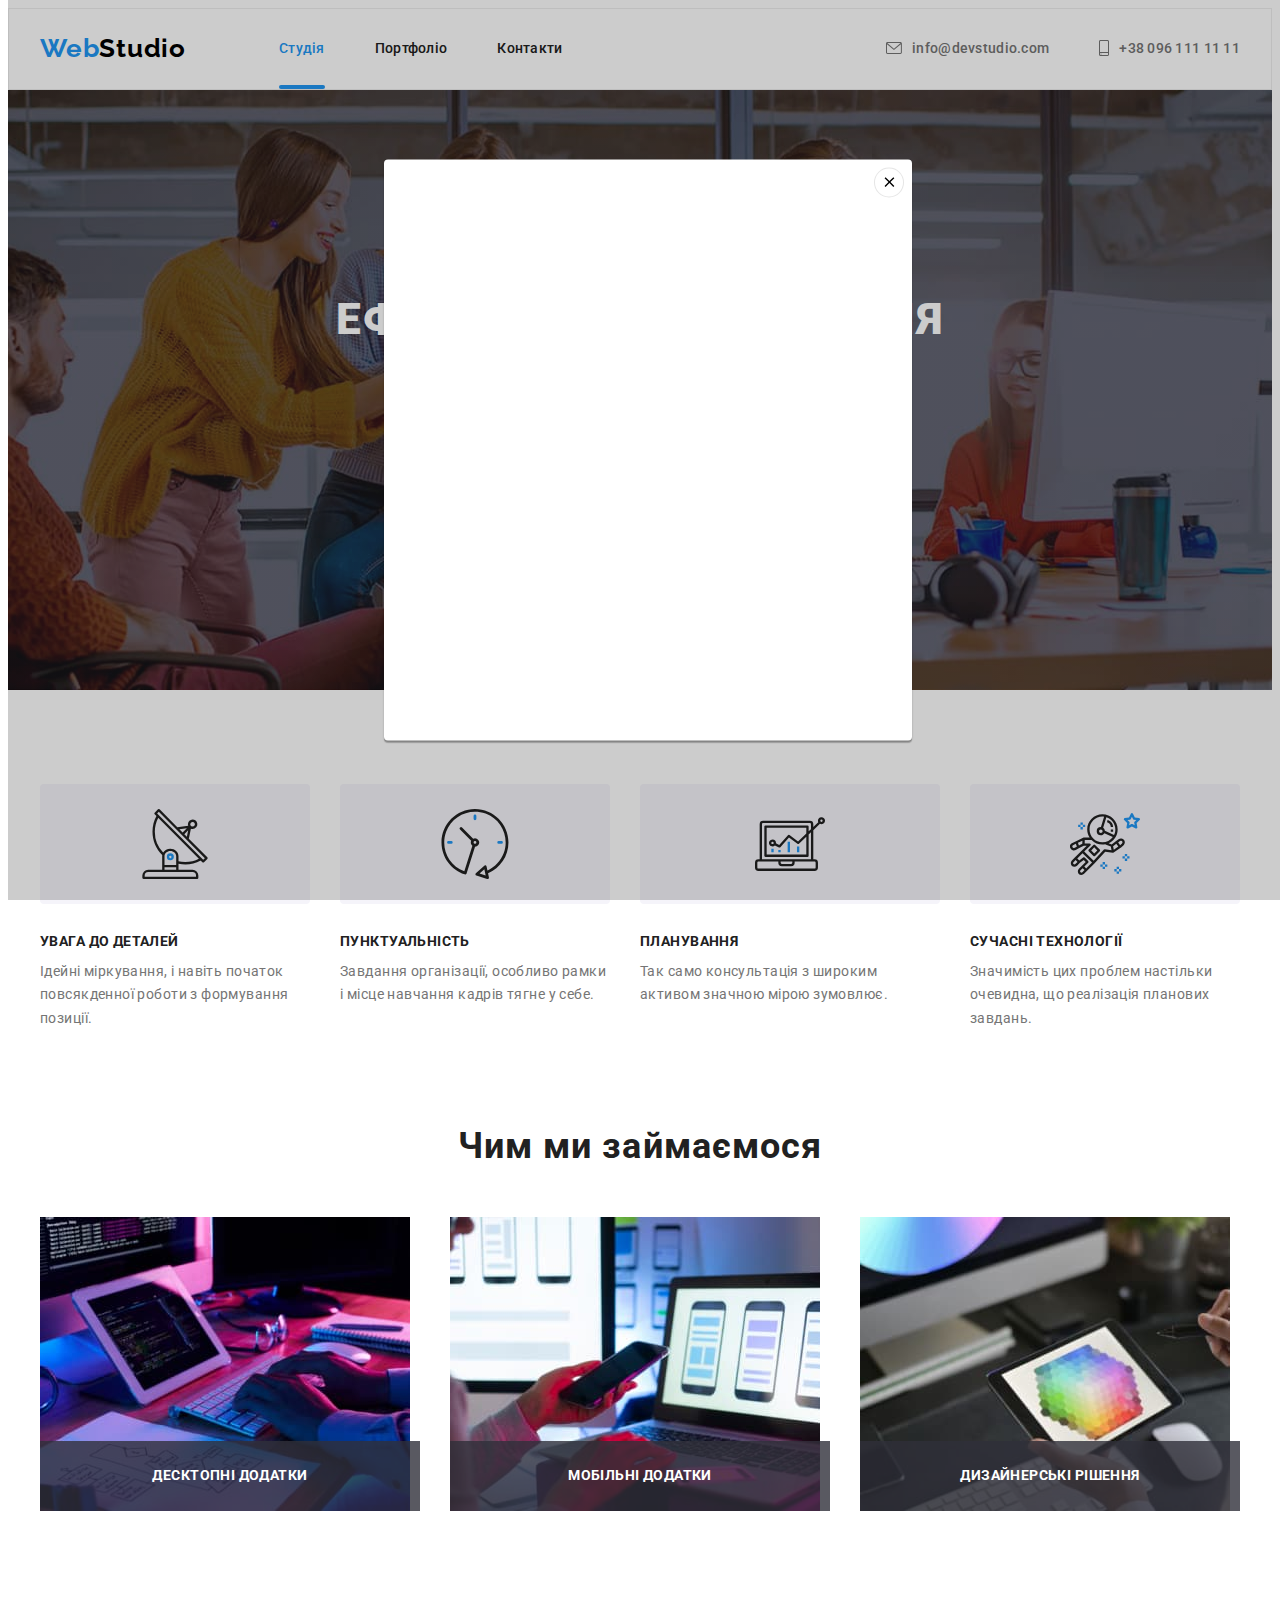
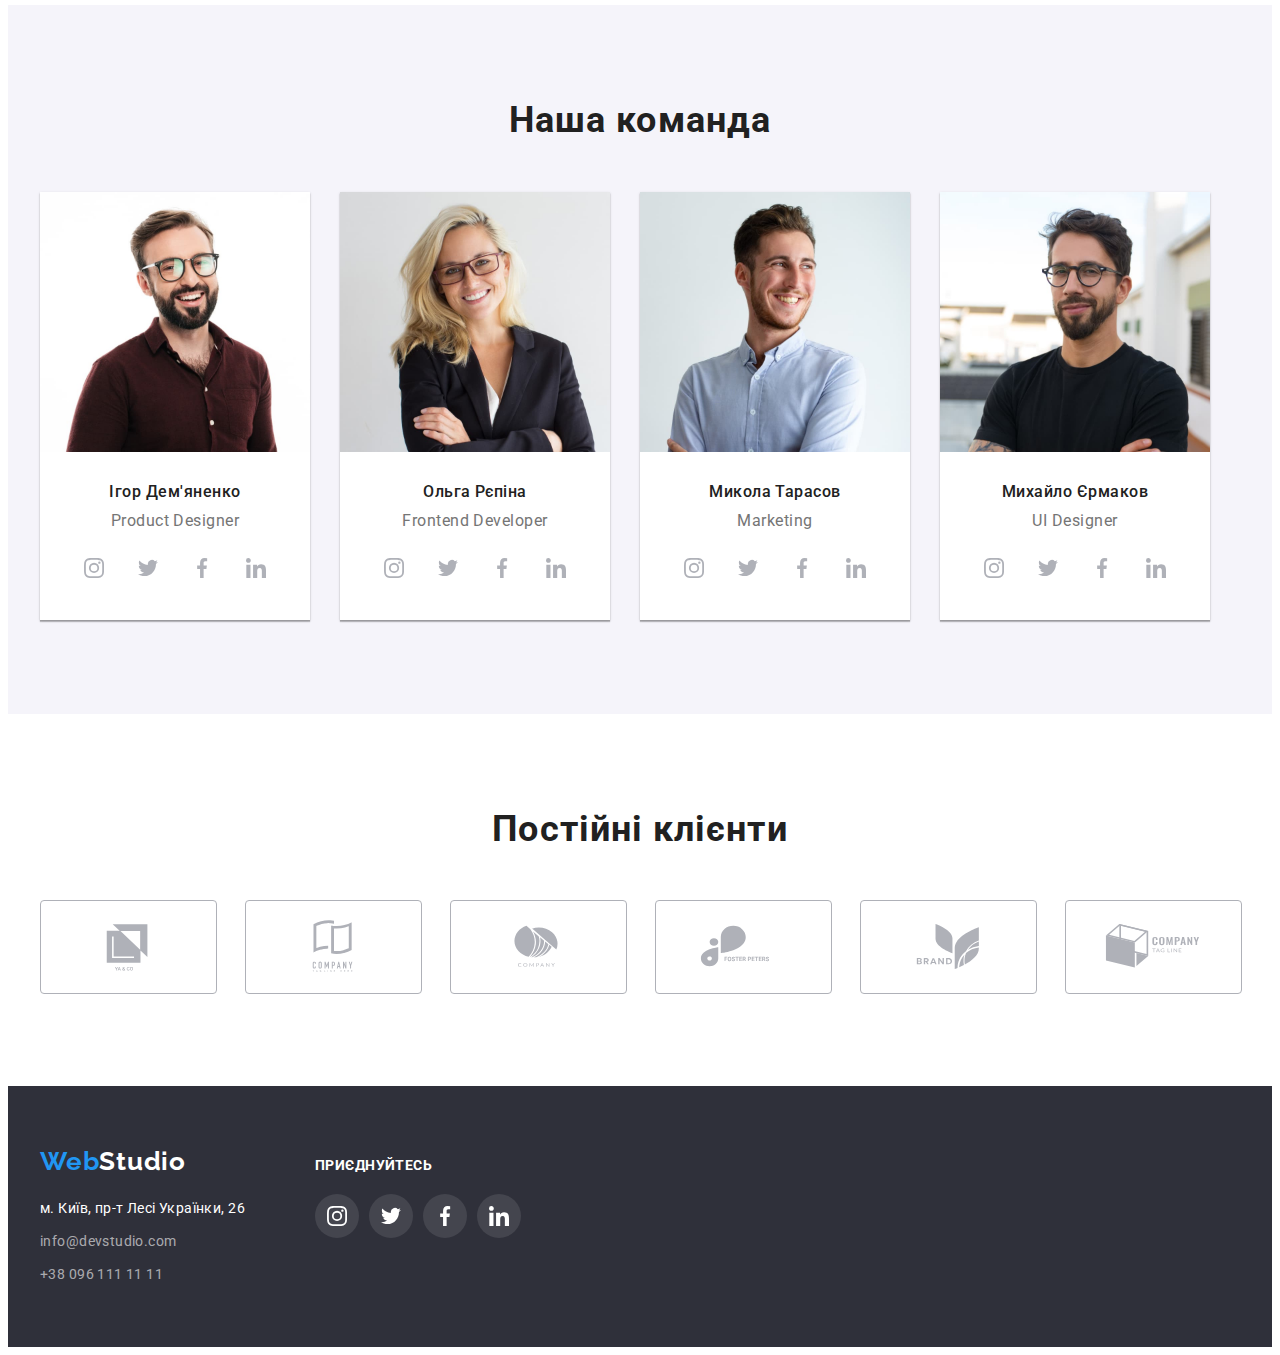
<file: index.html>
<!DOCTYPE html>
<html lang="uk">
  <head>
    <meta charset="UTF-8" />
    <meta http-equiv="X-UA-Compatible" content="IE=edge" />
    <meta name="viewport" content="width=device-width, initial-scale=1.0" />
    <title>Веб студія</title>
    <link rel="preconnect" href="https://fonts.googleapis.com" />
    <link rel="preconnect" href="https://fonts.gstatic.com" crossorigin />
    <link
      href="https://fonts.googleapis.com/css2?family=Raleway:wght@700&family=Roboto:wght@400;500;700;900&display=swap"
      rel="stylesheet"
    />
    <link
      rel="stylesheet"
      href="https://cdnjs.cloudflare.com/ajax/libs/modern-normalize/1.1.0/modern-normalize.min.css"
      integrity="sha512-wpPYUAdjBVSE4KJnH1VR1HeZfpl1ub8YT/NKx4PuQ5NmX2tKuGu6U/JRp5y+Y8XG2tV+wKQpNHVUX03MfMFn9Q=="
      crossorigin="anonymous"
      referrerpolicy="no-referrer"
    />
    <link rel="stylesheet" href="./css/styles.css" />
  </head>
  <body>
    <header class="header">
      <div class="container header-nav-list">
        <nav class="header-nav">
          <a href="./index.html" class="logo link"
            >Web<span class="header-logo">Studio</span>
          </a>
          <ul class="site-nav list">
            <li><a href="./index.html" class="link current">Студія</a></li>
            <li><a href="./portfolio.html" class="link">Портфоліо</a></li>
            <li><a href="#" class="link">Контакти</a></li>
          </ul>
        </nav>
        <ul class="site-nav list">
          <li>
            <a href="mailto:info@devstudio.com" class="link contact"
              ><svg class="nav-icon" width="16" height="12">
                <use href="./imges/icons.svg#icon-envelope"></use>
              </svg> info@devstudio.com</a
            >
          </li>
          <li>
            <a href="tel:+380961111111" class="link contact"
              ><svg class="nav-icon" width="10" height="16">
                <use href="./imges/icons.svg#icon-smartphone"></use>
              </svg> +38 096 111 11 11</a
            >
          </li>
        </ul>
      </div>
    </header>
    <main>
      <section class="hero">
        <div class="container">
          <h1 class="hero-title">Ефективні рішення для вашого бізнесу</h1>
          <button type="button" class="button" data-modal-open>Замовити послугу</button>
        </div>
      </section>
      <section class="section">
        <div class="container">
          <h2 class="visually-hidden">Наші переваги</h2>
          <ul class="list features">
            <li class="feature">
              <div class="feature-icons">
              <svg width="70" height="70">
                <use href="./imges/icons.svg#icon-antenna"></use>
              </svg>
              </div>
              <h3 class="title">Увага до деталей</h3>
              <p class="text">
                Ідейні міркування, і навіть початок повсякденної роботи з
                формування позиції.
              </p>
            </li>
            <li class="feature">
              <div class="feature-icons">
              <svg width="70" height="70">
                <use href="./imges/icons.svg#icon-clock"></use>
              </svg>
              </div>
              <h3 class="title">Пунктуальність</h3>
              <p class="text">
                Завдання організації, особливо рамки і місце навчання кадрів
                тягне у себе.
              </p>
            </li class="feature">
            <li>
              <div class="feature-icons">
              <svg width="70" height="70">
                <use href="./imges/icons.svg#icon-diagram"></use>
              </svg>
              </div>
              <h3 class="title">Планування</h3>
              <p class="text">
                Так само консультація з широким активом значною мірою зумовлює.
              </p>
            </li>
            <li class="feature">
              <div class="feature-icons">
              <svg width="70" height="70">
                <use href="./imges/icons.svg#icon-astronaut"></use>
              </svg>
              </div>
              <h3 class="title">Сучасні технології</h3>
              <p class="text">
                Значимість цих проблем настільки очевидна, що реалізація
                планових завдань.
              </p>
            </li>
          </ul>
        </div>
      </section>
      <section class="section section-activity">
        <div class="container">
          <h2 class="section-title">Чим ми займаємося</h2>
          <ul class="list activity">
            <li class="activity-item">
              <img
                src="./imges/about/about-img-1.jpg"
                alt="Людина друкує на клавіатурі"
                width="370"
              />
              <h3 class="activity-title">Десктопні додатки</h3>
            </li>
            <li class="activity-item">
              <img
                src="./imges/about/about-img-2.jpg"
                alt="Людина працює на комп`ютері"
                width="370"
              />
              <h3 class="activity-title">Мобільні додатки</h3>
            </li>
            <li class="activity-item">
              <img
                src="./imges/about/about-img-3.jpg"
                alt="Кольорова палітра на екрані планшета"
                width="370"
              />
              <h3 class="activity-title">Дизайнерські рішення</h3>
            </li>
          </ul>
        </div>
      </section>

      <!-- Team -->

      <section class="section team">
        <div class="container">
          <h2 class="section-title">Наша команда</h2>
          <ul class="list team-card">
            <li class="card-team">
              <img
                src="./imges/team/Ігор_Дем'яненко.jpg"
                alt="Ігор Дем'яненко"
                width="270"
              />
              <div class="team-about">
                <h3 class="name">Ігор Дем'яненко</h3>
                <p lang="en" class="job">Product Designer</p>
                <ul class="team-soc-list list">
                  <li class="team-soc-item"><a href="" target="_blank" rel="noopener noreferrer nofollow" class="team-soc-link link">
                    <svg class="team-soc-icon" width="20" height="20">
                      <use href="./imges/icons.svg#icon-instagram"></use>
                    </svg>
                  </a></li>
                  <li class="team-soc-item"><a href="" target="_blank" rel="noopener noreferrer nofollow" class="team-soc-link link">
                    <svg class="team-soc-icon" width="20" height="20">
                      <use href="./imges/icons.svg#icon-twitter"></use>
                    </svg>
                  </a></li>
                  <li class="team-soc-item"><a href="" target="_blank" rel="noopener noreferrer nofollow" class="team-soc-link link">
                    <svg class="team-soc-icon" width="20" height="20">
                      <use href="./imges/icons.svg#icon-facebook"></use>
                    </svg>
                  </a></li>
                  <li class="team-soc-item"><a href="" target="_blank" rel="noopener noreferrer nofollow" class="team-soc-link link">
                    <svg class="team-soc-icon" width="20" height="20">
                      <use href="./imges/icons.svg#icon-linkedin"></use>
                    </svg>
                  </a></li>
                </ul>
              </div>
            </li>
            <li class="card-team">
              <img
                src="./imges/team/Ольга_Рєпіна.jpg"
                alt="Ольга Рєпіна"
                width="270"
              />
              <div class="team-about">
                <h3 class="name">Ольга Рєпіна</h3>
                <p lang="en" class="job">Frontend Developer</p>
                <ul class="team-soc-list list">
                  <li class="team-soc-item"><a href="" target="_blank" rel="noopener noreferrer nofollow" class="team-soc-link link">
                    <svg class="team-soc-icon" width="20" height="20">
                      <use href="./imges/icons.svg#icon-instagram"></use>
                    </svg>
                  </a></li>
                  <li class="team-soc-item"><a href="" target="_blank" rel="noopener noreferrer nofollow" class="team-soc-link link">
                    <svg class="team-soc-icon" width="20" height="20">
                      <use href="./imges/icons.svg#icon-twitter"></use>
                    </svg>
                  </a></li>
                  <li class="team-soc-item"><a href="" target="_blank" rel="noopener noreferrer nofollow" class="team-soc-link link">
                    <svg class="team-soc-icon" width="20" height="20">
                      <use href="./imges/icons.svg#icon-facebook"></use>
                    </svg>
                  </a></li>
                  <li class="team-soc-item"><a href="" target="_blank" rel="noopener noreferrer nofollow" class="team-soc-link link">
                    <svg class="team-soc-icon" width="20" height="20">
                      <use href="./imges/icons.svg#icon-linkedin"></use>
                    </svg>
                  </a></li>
                </ul>
              </div>
            </li>
            <li class="card-team">
              <img
                src="./imges/team/Микола_Тарасов.jpg"
                alt="Микола Тарасов"
                width="270"
              />
              <div class="team-about">
                <h3 class="name">Микола Тарасов</h3>
                <p lang="en" class="job">Marketing</p>
                <ul class="team-soc-list list">
                  <li class="team-soc-item"><a href="" target="_blank" rel="noopener noreferrer nofollow" class="team-soc-link link">
                    <svg class="team-soc-icon" width="20" height="20">
                      <use href="./imges/icons.svg#icon-instagram"></use>
                    </svg>
                  </a></li>
                  <li class="team-soc-item"><a href="" target="_blank" rel="noopener noreferrer nofollow" class="team-soc-link link">
                    <svg class="team-soc-icon" width="20" height="20">
                      <use href="./imges/icons.svg#icon-twitter"></use>
                    </svg>
                  </a></li>
                  <li class="team-soc-item"><a href="" target="_blank" rel="noopener noreferrer nofollow" class="team-soc-link link">
                    <svg class="team-soc-icon" width="20" height="20">
                      <use href="./imges/icons.svg#icon-facebook"></use>
                    </svg>
                  </a></li>
                  <li class="team-soc-item"><a href="" target="_blank" rel="noopener noreferrer nofollow" class="team-soc-link link">
                    <svg class="team-soc-icon" width="20" height="20">
                      <use href="./imges/icons.svg#icon-linkedin"></use>
                    </svg>
                  </a></li>
                </ul>
              </div>
            </li>
            <li class="card-team">
              <img
                src="./imges/team/Михайло_Єрмаков.jpg"
                alt="Михайло Єрмаков"
                width="270"
              />
              <div class="team-about">
                <h3 class="name">Михайло Єрмаков</h3>
                <p lang="en" class="job">UI Designer</p>
                <ul class="team-soc-list list">
                  <li class="team-soc-item"><a href="" target="_blank" rel="noopener noreferrer nofollow" class="team-soc-link link">
                    <svg class="team-soc-icon" width="20" height="20">
                      <use href="./imges/icons.svg#icon-instagram"></use>
                    </svg>
                  </a></li>
                  <li class="team-soc-item"><a href="" target="_blank" rel="noopener noreferrer nofollow" class="team-soc-link link">
                    <svg class="team-soc-icon" width="20" height="20">
                      <use href="./imges/icons.svg#icon-twitter"></use>
                    </svg>
                  </a></li>
                  <li class="team-soc-item"><a href="" target="_blank" rel="noopener noreferrer nofollow" class="team-soc-link link">
                    <svg class="team-soc-icon" width="20" height="20">
                      <use href="./imges/icons.svg#icon-facebook"></use>
                    </svg>
                  </a></li>
                  <li class="team-soc-item"><a href="" target="_blank" rel="noopener noreferrer nofollow" class="team-soc-link link">
                    <svg class="team-soc-icon" width="20" height="20">
                      <use href="./imges/icons.svg#icon-linkedin"></use>
                    </svg>
                  </a></li>
                </ul>
              </div>
            </li>
          </ul>
        </div>
      </section>

      <!-- Clients -->

      <section class="section clients">
        <div class="container">
          <h2 class="section-title">Постійні клієнти</h2>
          <ul class="client-list list">
            <li class="client-item"><a href="" target="_blank" rel="noopener noreferrer nofollow" class="client-link link">
              <svg class="client-icon" width="106" height="60">
                <use href="./imges/icons.svg#icon-Logo_ya_co"></use>
              </svg>
            </a></li>
            <li class="client-item"><a href="" target="_blank" rel="noopener noreferrer nofollow" class="client-link link"> <svg class="client-icon" width="106" height="60">
                <use href="./imges/icons.svg#icon-Logo_tagline"></use>
              </svg></a></li>
            <li class="client-item"><a href="" target="_blank" rel="noopener noreferrer nofollow" class="client-link link"> <svg class="client-icon" width="106" height="60">
                <use href="./imges/icons.svg#icon-Logo_company"></use>
              </svg></a></li>
            <li class="client-item"><a href="" target="_blank" rel="noopener noreferrer nofollow" class="client-link link"> <svg class="client-icon" width="106" height="60">
                <use href="./imges/icons.svg#icon-Logo_foster"></use>
              </svg></a></li>
            <li class="client-item"><a href="" target="_blank" rel="noopener noreferrer nofollow" class="client-link link"> <svg class="client-icon" width="106" height="60">
                <use href="./imges/icons.svg#icon-Logo_brand"></use>
              </svg></a></li>
            <li class="client-item"><a href="" target="_blank" rel="noopener noreferrer nofollow" class="client-link link"> <svg class="client-icon" width="106" height="60">
                <use href="./imges/icons.svg#icon-Logo_tag"></use>
              </svg></a></li>
          </ul>

        </div>
      </section>
    </main>
    <footer class="footer">
      <div class="container">
        <div class="footer-wrap">
          <div class="left-colmn-footer">
        <a href="./index.html" class="logo link"
          >Web<span class="footer-logo">Studio</span>
        </a>
        <address class="address">
          <ul class="list">
            <li class="list-item">
              <a
                href="https://goo.gl/maps/w4y6q6hP8srMPXTD6"
                target="_blank"
                rel="noopener noreferrer nofollow"
                class="location"
                >м. Київ, пр-т Лесі Українки, 26</a
              >
            </li>
            <li class="list-item">
              <a href="mailto:info@devstudio.com" class="link"
                >info@devstudio.com</a
              >
            </li>
            <li class="list-item">
              <a href="tel:+380961111111" class="link">+38 096 111 11 11</a>
            </li>
          </ul>
        </address>
        </div>
                <div class="right-column-footer">
                  
          <h3 class="footer-title">приєднуйтесь</h3>
          <ul class="footer-soc-list list">
            <li class="footer-soc-item"><a href="" target="_blank" rel="noopener noreferrer nofollow" class="footer-soc-link link"><svg class="footer-soc-icon" width="20" height="20">
                      <use href="./imges/icons.svg#icon-instagram"></use>
                    </svg></a></li>
            <li class="footer-soc-item"><a href="" target="_blank" rel="noopener noreferrer nofollow" class="footer-soc-link link"><svg class="footer-soc-icon" width="20" height="20">
                      <use href="./imges/icons.svg#icon-twitter"></use>
                    </svg></a></li>
            <li class="footer-soc-item"><a href="" target="_blank" rel="noopener noreferrer nofollow" class="footer-soc-link link"><svg class="footer-soc-icon" width="20" height="20">
                      <use href="./imges/icons.svg#icon-facebook"></use>
                    </svg></a></li>
            <li class="footer-soc-item"><a href="" target="_blank" rel="noopener noreferrer nofollow" class="footer-soc-link link"><svg class="footer-soc-icon" width="20" height="20">
                      <use href="./imges/icons.svg#icon-linkedin"></use>
                    </svg></a></li>
          </ul>
        </div>
        </div>
      </div>
    </footer>
   <div class="backdrop" data-modal>
    <div class="modal">
     <button type="button" class="modal-close" data-modal-close> <svg class="modal-close-icon" width="18" height="18">
      <use href="./imges/icons.svg#icon-close-black"></use>
     </svg>

     </button> 
    </div>
   </div>
<script src="./js/modal.js"></script>
  </body>
</html>
</file>
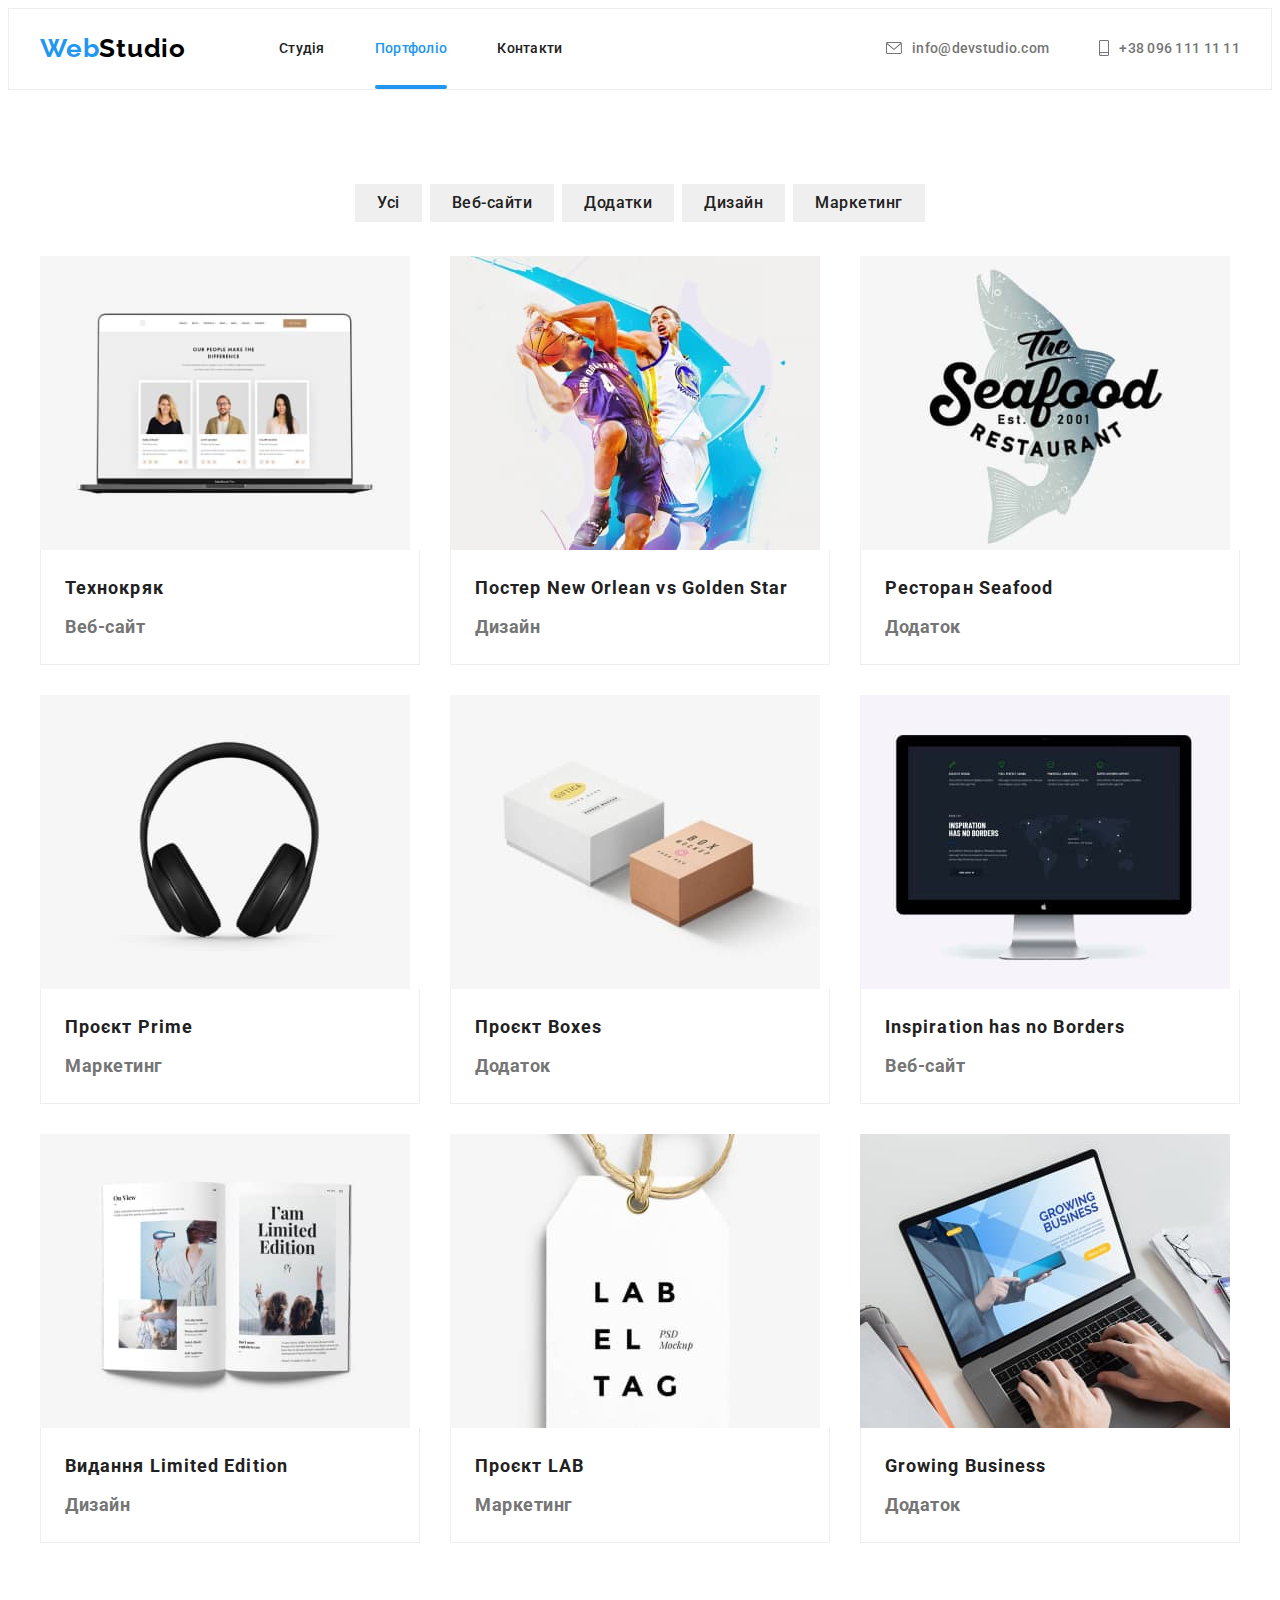
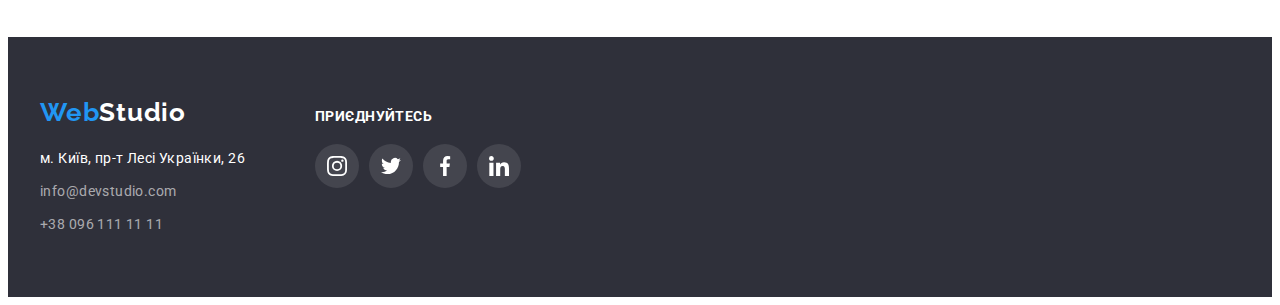
<file: portfolio.html>
<!DOCTYPE html>
<html lang="uk">
  <head>
    <meta charset="UTF-8" />
    <meta http-equiv="X-UA-Compatible" content="IE=edge" />
    <meta name="viewport" content="width=device-width, initial-scale=1.0" />
    <title>Портфоліо</title>
    <link rel="preconnect" href="https://fonts.googleapis.com" />
    <link rel="preconnect" href="https://fonts.gstatic.com" crossorigin />
    <link
      href="https://fonts.googleapis.com/css2?family=Raleway:wght@700&family=Roboto:wght@400;500;700;900&display=swap"
      rel="stylesheet"
    />
    <link
      rel="stylesheet"
      href="https://cdnjs.cloudflare.com/ajax/libs/modern-normalize/1.1.0/modern-normalize.min.css"
      integrity="sha512-wpPYUAdjBVSE4KJnH1VR1HeZfpl1ub8YT/NKx4PuQ5NmX2tKuGu6U/JRp5y+Y8XG2tV+wKQpNHVUX03MfMFn9Q=="
      crossorigin="anonymous"
      referrerpolicy="no-referrer"
    />
    <link rel="stylesheet" href="./css/styles.css" />
  </head>
  <body>
    <header class="header">
      <div class="container header-nav-list">
        <nav class="header-nav">
          <a href="./index.html" class="logo link"
            >Web<span class="header-logo">Studio</span>
          </a>
          <ul class="site-nav list">
            <li><a href="./index.html" class="link">Студія</a></li>
            <li>
              <a href="./portfolio.html" class="link current">Портфоліо</a>
            </li>
            <li><a href="#" class="link">Контакти</a></li>
          </ul>
        </nav>
        <ul class="site-nav list">
          <li>
            <a href="mailto:info@devstudio.com" class="link contact"
              ><svg class="nav-icon" width="16" height="12">
                <use href="./imges/icons.svg#icon-envelope"></use>
              </svg>
              info@devstudio.com</a
            >
          </li>
          <li>
            <a href="tel:+380961111111" class="link contact"
              ><svg class="nav-icon" width="10" height="16">
                <use href="./imges/icons.svg#icon-smartphone"></use>
              </svg>
              +38 096 111 11 11</a
            >
          </li>
        </ul>
      </div>
    </header>
    <main>
      <section class="section portfolio">
        <div class="container">
          <h1 class="visually-hidden">Портфоліо</h1>
          <ul class="filters list">
            <li><button type="button" class="filter-button">Усі</button></li>
            <li>
              <button type="button" class="filter-button">Веб-сайти</button>
            </li>
            <li>
              <button type="button" class="filter-button">Додатки</button>
            </li>
            <li><button type="button" class="filter-button">Дизайн</button></li>
            <li>
              <button type="button" class="filter-button">Маркетинг</button>
            </li>
          </ul>
          <ul class="portfolio-list list">
            <li class="portfolio-card">
              <a href="" class="portfolio-card-link link">
                <div class="portfolio-wrap">
                  <img
                    src="./imges/portfolio/portfolio_techno.jpg"
                    alt="Фото людей"
                    width="370"
                  />
                  <p class="portfolio-text">
                    Ресурс пропонує комплексні пропозиції з різним рівнем
                    функціоналу та сервісів. Все це дозволить відвідувачу
                    отримати вичерпні відомості про компанію чи приватну особу.
                  </p>
                </div>

                <div class="card-about">
                  <h2 class="card-title">Технокряк</h2>
                  <p class="card-group">Веб-сайт</p>
                </div>
              </a>
            </li>
            <li class="portfolio-card">
              <a href="" class="portfolio-card-link link">
               
                 <div class="portfolio-wrap"><img
                  src="./imges/portfolio/portfolio_poster.jpg"
                  alt="Постер баскетбол"
                  width="370"
                />
                <p class="portfolio-text">
                    Ресурс пропонує комплексні пропозиції з різним рівнем
                    функціоналу та сервісів. Все це дозволить відвідувачу
                    отримати вичерпні відомості про компанію чи приватну особу.
                  </p>
                </div>
                <div class="card-about">
                  <h2 class="card-title">
                    Постер <span lang="en">New Orlean vs Golden Star</span>
                  </h2>
                  <p class="card-group">Дизайн</p>
                </div>
              </a>
            </li>
            <li class="portfolio-card">
              <a href="" class="portfolio-card-link link">
                 <div class="portfolio-wrap">
                <img
                  src="./imges/portfolio/portfolio_seafood.jpg"
                  alt="Реклама ресторана"
                  width="370"
                />
                <p class="portfolio-text">
                    Ресурс пропонує комплексні пропозиції з різним рівнем
                    функціоналу та сервісів. Все це дозволить відвідувачу
                    отримати вичерпні відомості про компанію чи приватну особу.
                  </p>
                </div>
                <div class="card-about">
                  <h2 class="card-title">
                    Ресторан <span lang="en">Seafood</span>
                  </h2>
                  <p class="card-group">Додаток</p>
                </div>
              </a>
            </li>
            <li class="portfolio-card">
              <a href="" class="portfolio-card-link link">
                 <div class="portfolio-wrap">
                   <div class="portfolio-wrap">
                <img
                  src="./imges/portfolio/portfolio_prime.jpg"
                  alt="Навушники"
                  width="370"
                />
                <p class="portfolio-text">
                    Ресурс пропонує комплексні пропозиції з різним рівнем
                    функціоналу та сервісів. Все це дозволить відвідувачу
                    отримати вичерпні відомості про компанію чи приватну особу.
                  </p>
                </div>
                <div class="card-about">
                  <h2 class="card-title">
                    Проєкт <span lang="en">Prime</span>
                  </h2>
                  <p class="card-group">Маркетинг</p>
                </div>
              </a>
            </li>
            <li class="portfolio-card">
              <a href="" class="portfolio-card-link link">
                 <div class="portfolio-wrap">
                <img
                  src="./imges/portfolio/portfolio_boxes.jpg"
                  alt="Коробки"
                  width="370"
                />
                <p class="portfolio-text">
                    Ресурс пропонує комплексні пропозиції з різним рівнем
                    функціоналу та сервісів. Все це дозволить відвідувачу
                    отримати вичерпні відомості про компанію чи приватну особу.
                  </p>
                </div>
                <div class="card-about">
                  <h2 class="card-title">
                    Проєкт <span lang="en">Boxes</span>
                  </h2>
                  <p class="card-group">Додаток</p>
                </div>
              </a>
            </li>
            <li class="portfolio-card">
              <a href="" class="portfolio-card-link link">
                 <div class="portfolio-wrap">
                <img
                  src="./imges/portfolio/portfolio_web.jpg"
                  alt="Монітор"
                  width="370"
                />
                <p class="portfolio-text">
                    Ресурс пропонує комплексні пропозиції з різним рівнем
                    функціоналу та сервісів. Все це дозволить відвідувачу
                    отримати вичерпні відомості про компанію чи приватну особу.
                  </p>
                </div>
                <div class="card-about">
                  <h2 lang="en" class="card-title">
                    Inspiration has no Borders
                  </h2>
                  <p class="card-group">Веб-сайт</p>
                </div>
              </a>
            </li>
            <li class="portfolio-card">
              <a href="" class="portfolio-card-link link">
                 <div class="portfolio-wrap">
                <img
                  src="./imges/portfolio/portfolio_magazine.jpg"
                  alt="Журнал"
                  width="370"
                />
                <p class="portfolio-text">
                    Ресурс пропонує комплексні пропозиції з різним рівнем
                    функціоналу та сервісів. Все це дозволить відвідувачу
                    отримати вичерпні відомості про компанію чи приватну особу.
                  </p>
                </div>
                <div class="card-about">
                  <h2 class="card-title">
                    Видання <span lang="en">Limited Edition</span>
                  </h2>
                  <p class="card-group">Дизайн</p>
                </div>
              </a>
            </li>
            <li class="portfolio-card">
              <a href="" class="portfolio-card-link link">
                 <div class="portfolio-wrap">
                <img
                  src="./imges/portfolio/portfolio_lab.jpg"
                  alt="Бірка"
                  width="370"
                />
                <p class="portfolio-text">
                    Ресурс пропонує комплексні пропозиції з різним рівнем
                    функціоналу та сервісів. Все це дозволить відвідувачу
                    отримати вичерпні відомості про компанію чи приватну особу.
                  </p>
                </div>
                <div class="card-about">
                  <h2 class="card-title">Проєкт <span lang="en">LAB</span></h2>
                  <p class="card-group">Маркетинг</p>
                </div>
              </a>
            </li>
            <li class="portfolio-card">
              <a href="" class="portfolio-card-link link">
                 <div class="portfolio-wrap">
                <img
                  src="./imges/portfolio/portfolio_addition.jpg"
                  alt="Людина друкує на ноутбуці"
                  width="370"
                />
                <p class="portfolio-text">
                    Ресурс пропонує комплексні пропозиції з різним рівнем
                    функціоналу та сервісів. Все це дозволить відвідувачу
                    отримати вичерпні відомості про компанію чи приватну особу.
                  </p>
                </div>
                <div class="card-about">
                  <h2 lang="en" class="card-title">Growing Business</h2>
                  <p class="card-group">Додаток</p>
                </div>
              </a>
            </li>
          </ul>
        </div>
      </section>
    </main>
    <footer class="footer">
      <div class="container">
        <div class="footer-wrap">
          <div class="left-colmn-footer">
            <a href="./index.html" class="logo link"
              >Web<span class="footer-logo">Studio</span>
            </a>
            <address class="address">
              <ul class="list">
                <li class="list-item">
                  <a
                    href="https://goo.gl/maps/w4y6q6hP8srMPXTD6"
                    target="_blank"
                    rel="noopener noreferrer nofollow"
                    class="location"
                    >м. Київ, пр-т Лесі Українки, 26</a
                  >
                </li>
                <li class="list-item">
                  <a href="mailto:info@devstudio.com" class="link"
                    >info@devstudio.com</a
                  >
                </li>
                <li class="list-item">
                  <a href="tel:+380961111111" class="link">+38 096 111 11 11</a>
                </li>
              </ul>
            </address>
          </div>
          <div class="right-column-footer">
            <h3 class="footer-title">приєднуйтесь</h3>
            <ul class="footer-soc-list list">
              <li class="footer-soc-item">
                <a
                  href=""
                  target="_blank"
                  rel="noopener noreferrer nofollow"
                  class="footer-soc-link link"
                  ><svg class="footer-soc-icon" width="20" height="20">
                    <use href="./imges/icons.svg#icon-instagram"></use></svg
                ></a>
              </li>
              <li class="footer-soc-item">
                <a
                  href=""
                  target="_blank"
                  rel="noopener noreferrer nofollow"
                  class="footer-soc-link link"
                  ><svg class="footer-soc-icon" width="20" height="20">
                    <use href="./imges/icons.svg#icon-twitter"></use></svg
                ></a>
              </li>
              <li class="footer-soc-item">
                <a
                  href=""
                  target="_blank"
                  rel="noopener noreferrer nofollow"
                  class="footer-soc-link link"
                  ><svg class="footer-soc-icon" width="20" height="20">
                    <use href="./imges/icons.svg#icon-facebook"></use></svg
                ></a>
              </li>
              <li class="footer-soc-item">
                <a
                  href=""
                  target="_blank"
                  rel="noopener noreferrer nofollow"
                  class="footer-soc-link link"
                  ><svg class="footer-soc-icon" width="20" height="20">
                    <use href="./imges/icons.svg#icon-linkedin"></use></svg
                ></a>
              </li>
            </ul>
          </div>
        </div>
      </div>
    </footer>
  </body>
</html>
</file>
<file: css/styles.css>
/* колір заголовків #212121 */
/* другорядний колір тексту #757575*/
/* Білий #FFFFFF */
/* акцент #2196F3 */
/* лого чорний #000000 */
/* основний колір фона  #F5F5F5; */
/* колір шапки  #FFFFFF*/
/* другорядний колір фона  #F5F4FA; */
/*  */
:root {
  --title-text-color: #212121;
  --text-color: #757575;
  --accent-color: #2196f3;
  --primary-background-color: #f5f5f5;
  --secondary-background-color: #f5f4fa;
  --hero-background-color: #2f303a;
  --header-background-color: #ffffff;
  --white-color: #ffffff;
  --black-color: #000000;
  --button-activ-background-color: #188ce8;
  --address-color: rgba(255, 255, 255, 0.6);
  --border-color: #eeeeee;
  --icon-color: #afb1b8;
  --transition-duration: 250ms;
  --transition-timing-function: cubic-bezier(0.4, 0, 0.2, 1);
}

p,
h1,
h2,
h3,
h4,
h5,
h6 {
  margin: 0;
}
ul,
ol {
  margin: 0;
  padding-left: 0;
}
button {
  cursor: pointer;
}
address {
  font-style: normal;
}
img {
  display: block;
  max-width: 100%;
  height: auto;
}

body {
  font-family: "Roboto", sans-serif;
  color: var(--title-text-color);
}
.list {
  list-style: none;
}
.container {
  width: 1200px;
  padding-left: 15px;
  padding-right: 15px;
  margin: 0 auto;
  /* outline: 2px solid red; */
}
/* Header */
.header {
  background-color: var(--header-background-color);
  padding-top: 24px;
  padding-bottom: 25px;
  border: 1px solid var(--border-color);
}
/* Лого */

.logo {
  font-family: "Raleway";
  font-weight: 700;
  font-size: 26px;
  line-height: 1.19;
  color: var(--accent-color);
  letter-spacing: 0.03em;
}
.header-nav .logo {
  margin-right: 93px;
}
.header-logo {
  color: var(--black-color);
}
.footer-logo {
  color: var(--white-color);
  text-decoration: none;
}
.footer .logo {
  display: block;
  margin-bottom: 20px;
}
/* Site nav */
.link {
  text-decoration: none;
}
.site-nav .link {
  font-weight: 500;
  font-size: 14px;
  line-height: 1.15;
  letter-spacing: 0.02em;
  color: var(--title-text-color);
  display: flex;
  align-items: center;
  gap: 10px;
  transition: color var(--transition-duration) var(--transition-timing-function);
}
.site-nav .contact {
  color: var(--text-color);
}
.site-nav .link:hover,
.site-nav .link:focus {
  color: var(--accent-color);
}
.site-nav .link.current {
  position: relative;

  color: var(--accent-color);
}
.site-nav .link.current::after {
  position: absolute;
  content: "";
  width: 100%;
  height: 4px;
  border-radius: 2px;
  bottom: -32px;
  background-color: var(--accent-color);
  display: block;
}
.nav-icon {
  fill: currentColor;
}
.link:hover .nav-icon,
.link:focus .nav-icon {
  fill: currentColor;
}
.site-nav {
  display: flex;
  align-items: center;
  gap: 50px;
}
.header-nav {
  display: flex;
  align-items: center;
}
.header-nav-list {
  display: flex;
  justify-content: space-between;
}

/* Hero */

.hero {
  background-color: var(--hero-background-color);
  padding-top: 200px;
  padding-bottom: 200px;
  margin: 0 auto;
  background-image: linear-gradient(
      rgba(47, 48, 58, 0.4),
      rgba(47, 48, 58, 0.4)
    ),
    url(../imges/hero_bg.jpg);
  background-repeat: no-repeat;
  background-position: center;
  background-size: cover;
  max-width: 1600px;
}
.hero-title {
  font-weight: 900;
  font-size: 44px;
  line-height: 1.36;
  text-align: center;
  letter-spacing: 0.06em;
  text-transform: uppercase;
  color: var(--white-color);
  width: 696px;
  margin: 0 auto;
}
.button {
  font-family: inherit;
  color: var(--white-color);
  background-color: var(--accent-color);
  font-weight: 700;
  font-size: 16px;
  line-height: 1.88;
  letter-spacing: 0.06em;
  min-width: 216px;
  height: 50px;
  margin: 0 auto;
  display: block;
  margin-top: 30px;
  border: none;
  transition: background-color var(--transition-duration)
    var(--transition-timing-function);
}
.button:hover,
.button:focus {
  background-color: var(--button-activ-background-color);
}
/* Section */

.section,
.portfolio {
  padding-top: 94px;
  padding-bottom: 94px;
}
.section-activity {
  padding-top: 0;
}
.section-title {
  font-weight: 700;
  font-size: 36px;
  line-height: 1.17;
  text-align: center;
  letter-spacing: 0.03em;
  color: var(--title-text-color);
  margin-bottom: 50px;
}

/* Team */

.card-team {
  background-color: var(--white-color);
  box-shadow: 0px 1px 3px rgba(0, 0, 0, 0.12), 0px 1px 1px rgba(0, 0, 0, 0.14),
    0px 2px 1px rgba(0, 0, 0, 0.2);
}

.team {
  background-color: var(--secondary-background-color);
  text-align: center;
  letter-spacing: 0.03em;
}
.team .name {
  font-weight: 500;
  font-size: 16px;
  line-height: 1.19;
  text-align: center;
  letter-spacing: 0.03em;
  color: var(--title-text-color);
  margin-bottom: 10px;
}
.team .job {
  line-height: 1.19;
  text-align: center;
  letter-spacing: 0.03em;
  color: var(--text-color);
  margin-bottom: 16px;
}

.team-about {
  padding: 30px 0;
  /* outline: 2px solid red; */
}

.team-soc-list {
  display: flex;
  justify-content: center;
  gap: 10px;
}
.team-soc-item {
  width: 44px;
  height: 44px;
}
.team-soc-link {
  width: 100%;
  height: 100%;
  border-radius: 50%;
  display: flex;
  justify-content: center;
  align-items: center;
  color: var(--icon-color);
  transition: background-color var(--transition-duration)
      var(--transition-timing-function),
    fill var(--transition-duration) var(--transition-timing-function);
}
.team-soc-icon {
  fill: currentColor;
}
.team-soc-link:hover,
.team-soc-link:focus {
  background-color: var(--accent-color);
  color: var(--white-color);
}
/* .team-soc-link:hover,
.team-soc-link:focus {
  background-color: var(--accent-color);
}
.team-soc-link:hover .team-soc-icon,
.team-soc-link:focus .team-soc-icon {
  fill: var(--white-color);
} */

/* Features */

.feature {
  max-width: 270px;
}

.features .title {
  font-weight: 700;
  font-size: 14px;
  line-height: 1.14;
  letter-spacing: 0.03em;
  text-transform: uppercase;
  color: var(--title-text-color);
  margin-bottom: 10px;
}
.features .text {
  font-size: 14px;
  line-height: 1.71;
  letter-spacing: 0.03em;
  color: var(--text-color);
}
.visually-hidden {
  position: absolute;
  white-space: nowrap;
  width: 1px;
  height: 1px;
  overflow: hidden;
  border: 0;
  padding: 0;
  clip: rect(0 0 0 0);
  clip-path: inset(50%);
  margin: -1px;
}
.features {
  display: flex;
  gap: 30px;
}
.feature-icons {
  display: flex;
  background-color: var(--secondary-background-color);
  border-radius: 4px;
  height: 120px;
  justify-content: center;
  align-items: center;
  margin-bottom: 30px;
}

/* activity */

.activity,
.team-card {
  display: flex;
  gap: 30px;
}
.activity-item {
  position: relative;
  width: calc((100% - 60px) / 3);
  display: flex;
}

.activity-title {
  position: absolute;
  width: 100%;
  height: 70px;
  bottom: 0;
  display: flex;
  justify-content: center;
  align-items: center;
  font-size: 14px;
  line-height: 1.14;
  text-align: center;
  letter-spacing: 0.03em;
  text-transform: uppercase;
  color: var(--white-color);
  background-color: rgba(47, 48, 58, 0.8);
}

/* Clients */

.client-list {
  display: flex;
  gap: 30px;
}
.client-item {
  width: calc((100% - 150px) / 6);
  height: 92px;
}
.client-link {
  width: 100%;
  height: 100%;
  border: 1px solid var(--icon-color);
  border-radius: 4px;
  display: flex;
  justify-content: center;
  align-items: center;
  color: var(--icon-color);
  transition: border-color var(--transition-duration)
      var(--transition-timing-function),
    color var(--transition-duration) var(--transition-timing-function);
}
.client-icon {
  fill: currentColor;
}
.client-link:hover,
.client-link:focus {
  border-color: var(--accent-color);
  color: var(--accent-color);
}
/* .client-link:hover,
.client-link:focus {
  border-color: var(--accent-color);
}
.client-link:hover .client-icon,
.client-link:focus .client-icon {
  fill: var(--accent-color);
} */

/* Footer */
.footer {
  background-color: var(--hero-background-color);
  padding-top: 60px;
  padding-bottom: 60px;
}
.footer-wrap {
  display: flex;
  align-items: baseline;
  gap: 70px;
}

.address {
  font-style: normal;
  font-size: 14px;
  line-height: 1.71;
  letter-spacing: 0.03em;
}
.address .location {
  color: var(--white-color);
  text-decoration: none;
  transition: color var(--transition-duration) var(--transition-timing-function);
}
.address .link {
  color: var(--address-color);
  text-decoration: none;
  display: inline-block;
  transition: color var(--transition-duration) var(--transition-timing-function);
}
.address .link:hover,
.address .link:focus,
.address .location:hover,
.address .location:focus {
  color: var(--accent-color);
}

.list-item:not(:last-child) {
  margin-bottom: 9px;
}
.footer-title {
  font-weight: 700;
  font-size: 14px;
  line-height: 1.14;
  letter-spacing: 0.03em;
  text-transform: uppercase;
  color: var(--white-color);
  margin-bottom: 20px;
}
.footer-soc-list {
  display: flex;
  justify-content: center;
  gap: 10px;
}

.footer-soc-item {
  width: 44px;
  height: 44px;
}
.footer-soc-link {
  display: flex;
  background-color: rgba(255, 255, 255, 0.1);
  width: 100%;
  height: 100%;
  border-radius: 50%;
  justify-content: center;
  align-items: center;
  color: var(--white-color);
  transition: background-color var(--transition-duration)
    var(--transition-timing-function);
}
.footer-soc-icon {
  fill: currentColor;
}
.footer-soc-link:hover,
.footer-soc-link:focus {
  background-color: var(--accent-color);
}

/* Портфоліо */
.filter-button {
  font-family: inherit;
  font-weight: 500;
  font-size: 16px;
  line-height: 1.63;
  text-align: center;
  letter-spacing: 0.03em;
  color: var(--title-text-color);
  padding: 6px 22px;
  border: none;
  transition: color var(--transition-duration) var(--transition-timing-function),
    background-color var(--transition-duration)
      var(--transition-timing-function),
    box-shadow var(--transition-duration) var(--transition-timing-function);
}
.filter-button:hover,
.filter-button:focus {
  color: var(--white-color);
  background-color: var(--accent-color);
  box-shadow: 0px 3px 1px rgba(0, 0, 0, 0.1), 0px 1px 2px rgba(0, 0, 0, 0.08),
    0px 2px 2px rgba(0, 0, 0, 0.12);
}
.filters {
  margin-bottom: 34px;
  display: flex;
  align-items: center;
  justify-content: center;
  gap: 8px;
}
.portfolio-card {
  width: calc((100% - 60px) / 3);
}
.portfolio-card-link {
  color: var(--title-text-color);
  font-weight: 700;
  font-size: 18px;
  line-height: 2;
  letter-spacing: 0.06em;
  display: block;
  transition: box-shadow var(--transition-duration)
    var(--transition-timing-function);
}

.portfolio-card-link:hover,
.portfolio-card-link:focus {
  box-shadow: 0px 1px 1px rgba(0, 0, 0, 0.12), 0px 4px 4px rgba(0, 0, 0, 0.06),
    1px 4px 6px rgba(0, 0, 0, 0.16);
}

.card-title {
  font-weight: 700;
  font-size: 18px;
  line-height: 2;
  letter-spacing: 0.06em;
  color: var(--title-text-color);
  margin-bottom: 4px;
}
.card-group {
  line-height: 1.88;
  letter-spacing: 0.03em;
  color: var(--text-color);
}
.card-about {
  /* outline: 2px solid red; */
  border: 1px solid var(--border-color);
  border-top: none;
  padding: 20px 24px;
}
.portfolio-list {
  display: flex;
  flex-wrap: wrap;

  gap: 30px;
}
.portfolio-text {
  position: absolute;
  top: 0;
  padding: 63px 24px;
  font-size: 18px;
  line-height: 1.56;
  letter-spacing: 0.03em;
  font-weight: 400;
  color: var(--white-color);
  background-color: rgba(33, 150, 243, 0.9);
  width: 100%;
  height: 100%;
  transform: translateY(100%);
  transition: transform var(--transition-duration)
    var(--transition-timing-function);
}
.portfolio-wrap {
  position: relative;
  overflow: hidden;
}
.portfolio-card-link:hover .portfolio-text,
.portfolio-card-link:focus .portfolio-text {
  transform: translateY(0);
}
.backdrop {
  width: 100%;
  height: 100%;
  position: fixed;
  top: 0;
  background-color: rgba(0, 0, 0, 0.2);
  transition: opacity var(--transition-duration)
      var(--transition-timing-function),
    visibility var(--transition-duration) var(--transition-timing-function);
}
.modal {
  position: absolute;
  top: 50%;
  left: 50%;
  transform: translate(-50%, -50%) scale(1);
  transition: transform var(--transition-duration);
  width: 528px;
  height: 581px;
  box-shadow: 0px 1px 3px rgba(0, 0, 0, 0.12), 0px 1px 1px rgba(0, 0, 0, 0.14),
    0px 2px 1px rgba(0, 0, 0, 0.2);
  border-radius: 4px;
  background-color: var(--white-color);
}
.backdrop.is-hidden .modal {
  transform: translate(-50%, -50%) scale(0);
}
.modal-close {
  position: absolute;
  top: 8px;
  right: 8px;
  width: 30px;
  height: 30px;
  background-color: var(--white-color);
  border: 1px solid rgba(0, 0, 0, 0.1);
  border-radius: 50%;
  display: flex;
  align-items: center;
  justify-content: center;
  cursor: pointer;
}
.backdrop.is-hidden {
  opacity: 0;
  visibility: hidden;
  pointer-events: none;
}
</file>
